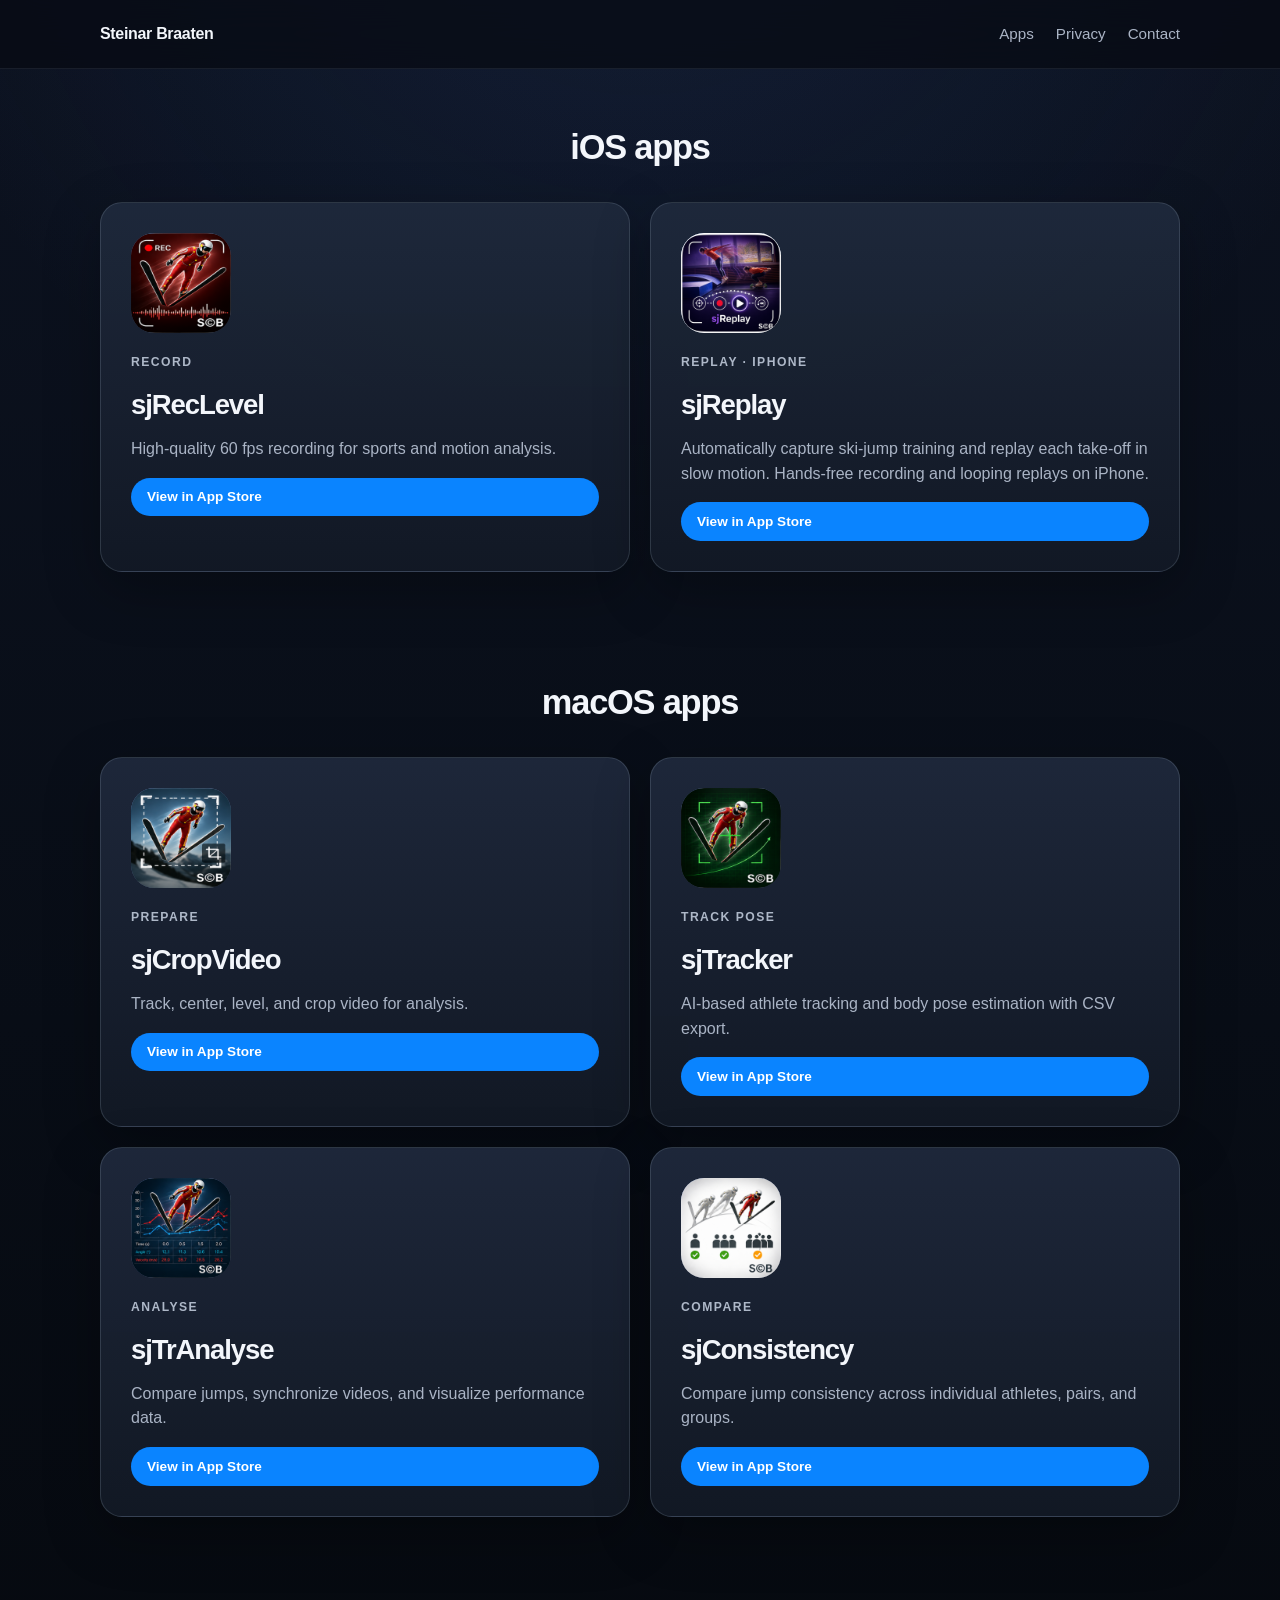
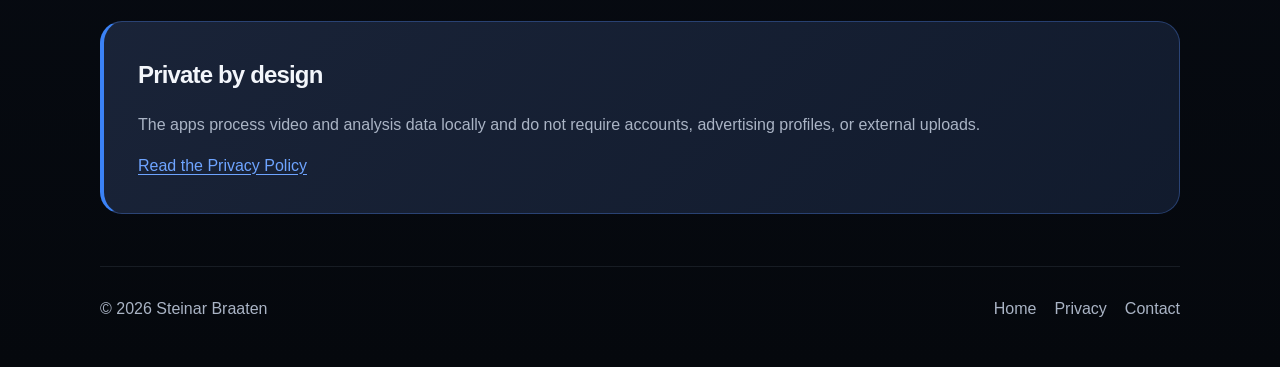
<file: index.html>
<!DOCTYPE html>
<html lang="en">

<head>
  <meta charset="utf-8">
  <meta name="viewport" content="width=device-width, initial-scale=1">

  <meta
    name="description"
    content="A focused suite of applications for sports recording, athlete tracking, video preparation, biomechanics, consistency analysis, and performance comparison."
  >

  <title>Steinar Braaten Apps – Sports Video Analysis Suite</title>

  <link rel="stylesheet" href="style.css">
</head>


<body>

<header class="site-header">

  <nav class="nav" aria-label="Main navigation">

    <a class="brand" href="index.html">
      Steinar Braaten
    </a>

    <div class="nav-links">
      <a href="index.html#apps">Apps</a>
      <a href="privacy.html">Privacy</a>
      <a href="mailto:steinbra@me.com">Contact</a>
    </div>

  </nav>

</header>


<main>

  <!-- APP SUITE -->

  <section class="section" id="apps">

    <div class="section-heading"><h2>iOS apps</h2></div>
    <div class="apps-grid">
<!-- sjRecLevel -->

      <div
        class="app-card"
        role="link"
        tabindex="0"
        onclick="location.href='sjRecLevel.html'"
        onkeydown="if(event.key === 'Enter') location.href='sjRecLevel.html'"
      >

        <div class="app-icon">

          <span>R</span>

          <img
            src="images/sjRecorder.png"
            alt="sjRecLevel app icon"
            onerror="this.remove()"
          >

        </div>


        <div class="card-label">
          Record
        </div>

        <h3>
          sjRecLevel
        </h3>

        <p>
          High-quality 60 fps recording for sports and motion analysis.
        </p>


        <a
          class="status"
          href="https://apps.apple.com/app/id6819287455"
          target="_blank"
          rel="noopener noreferrer"
          onclick="event.stopPropagation()"
        >
          View in App Store
        </a>

      </div>

<!-- sjReplay -->
      <div
        class="app-card"
        id="sjReplay"
        role="link"
        tabindex="0"
        onclick="location.href='sjReplay.html'"
        onkeydown="if(event.key === 'Enter') location.href='sjReplay.html'"
      >
        <div class="app-icon">
          <span>R</span>
          <img
            src="sjReplay.png"
            alt="sjReplay app icon"
            width="100"
            height="100"
            onerror="this.remove()"
          >
        </div>

        <div class="card-label">Replay · iPhone</div>
        <h3>sjReplay</h3>
        <p>
          Automatically capture ski-jump training and replay each take-off
          in slow motion. Hands-free recording and looping replays on iPhone.
        </p>
        <a class="status" href="https://apps.apple.com/app/id6807857691"
          target="_blank" rel="noopener noreferrer" onclick="event.stopPropagation()">
          View in App Store
        </a>
      </div>
    </div>
  </section>

  <section class="section" aria-labelledby="mac-apps-heading">
    <div class="section-heading"><h2 id="mac-apps-heading">macOS apps</h2></div>
    <div class="apps-grid">
<!-- sjCropVideo -->

      <div
        class="app-card"
        role="link"
        tabindex="0"
        onclick="location.href='sjCropVideo.html'"
        onkeydown="if(event.key === 'Enter') location.href='sjCropVideo.html'"
      >

        <div class="app-icon">

          <span>C</span>

          <img
            src="images/sjCropVideo.png"
            alt="sjCropVideo app icon"
            onerror="this.remove()"
          >

        </div>


        <div class="card-label">
          Prepare
        </div>

        <h3>
          sjCropVideo
        </h3>

        <p>
          Track, center, level, and crop video for analysis.
        </p>


        <a
          class="status"
          href="https://apps.apple.com/no/app/sjcropvideo/id6785934913?mt=12"
          target="_blank"
          rel="noopener noreferrer"
          onclick="event.stopPropagation()"
        >
          View in App Store
        </a>

      </div>

<!-- sjTracker -->

      <div
        class="app-card"
        role="link"
        tabindex="0"
        onclick="location.href='sjTracker.html'"
        onkeydown="if(event.key === 'Enter') location.href='sjTracker.html'"
      >

        <div class="app-icon">

          <span>T</span>

          <img
            src="images/sjTracker.png"
            alt="sjTracker app icon"
            onerror="this.remove()"
          >

        </div>


        <div class="card-label">
          Track Pose
        </div>

        <h3>
          sjTracker
        </h3>

        <p>
          AI-based athlete tracking and body pose estimation with CSV export.
        </p>


        <a
          class="status"
          href="https://apps.apple.com/no/app/sjtracker/id6788341731?mt=12"
          target="_blank"
          rel="noopener noreferrer"
          onclick="event.stopPropagation()"
        >
          View in App Store
        </a>

      </div>

<!-- sjTrAnalyse -->

      <div
        class="app-card"
        role="link"
        tabindex="0"
        onclick="location.href='sjTrAnalyse.html'"
        onkeydown="if(event.key === 'Enter') location.href='sjTrAnalyse.html'"
      >

        <div class="app-icon">

          <span>A</span>

          <img
            src="images/sjTrAnalyse.png"
            alt="sjTrAnalyse app icon"
            onerror="this.remove()"
          >

        </div>


        <div class="card-label">
          Analyse
        </div>

        <h3>
          sjTrAnalyse
        </h3>

        <p>
          Compare jumps, synchronize videos, and visualize performance data.
        </p>


        <a
          class="status"
          href="https://apps.apple.com/no/app/sjtranalyse/id6786716946?mt=12"
          target="_blank"
          rel="noopener noreferrer"
          onclick="event.stopPropagation()"
        >
          View in App Store
        </a>

      </div>

<!-- sjConsistency -->

      <div class="app-card">

        <div class="app-icon">

          <span>S</span>

          <img
            src="sjConsistency.png"
            alt="sjConsistency app icon"
            onerror="this.remove()"
          >

        </div>


        <div class="card-label">
          Compare
        </div>

        <h3>
          sjConsistency
        </h3>

        <p>
          Compare jump consistency across individual athletes, pairs,
          and groups.
        </p>


<a
  class="status"
  href="https://apps.apple.com/no/app/id6802026406?mt=12"
  target="_blank"
  rel="noopener noreferrer"
  onclick="event.stopPropagation()"
>
  View in App Store
</a>

      </div>
    </div>

  </section>



  <!-- PRIVACY -->

  <section class="section" id="privacy">

    <div class="privacy-panel">

      <h2>
        Private by design
      </h2>

      <p>
        The apps process video and analysis data locally and do not require
        accounts, advertising profiles, or external uploads.
      </p>

      <a
        class="text-link"
        href="privacy.html"
      >
        Read the Privacy Policy
      </a>

    </div>

  </section>

</main>



<footer class="site-footer">

  <div>
    © 2026 Steinar Braaten
  </div>

  <div class="footer-links">

    <a href="index.html">
      Home
    </a>

    <a href="privacy.html">
      Privacy
    </a>

    <a href="mailto:steinbra@me.com">
      Contact
    </a>

  </div>

</footer>


</body>

</html>
</file>
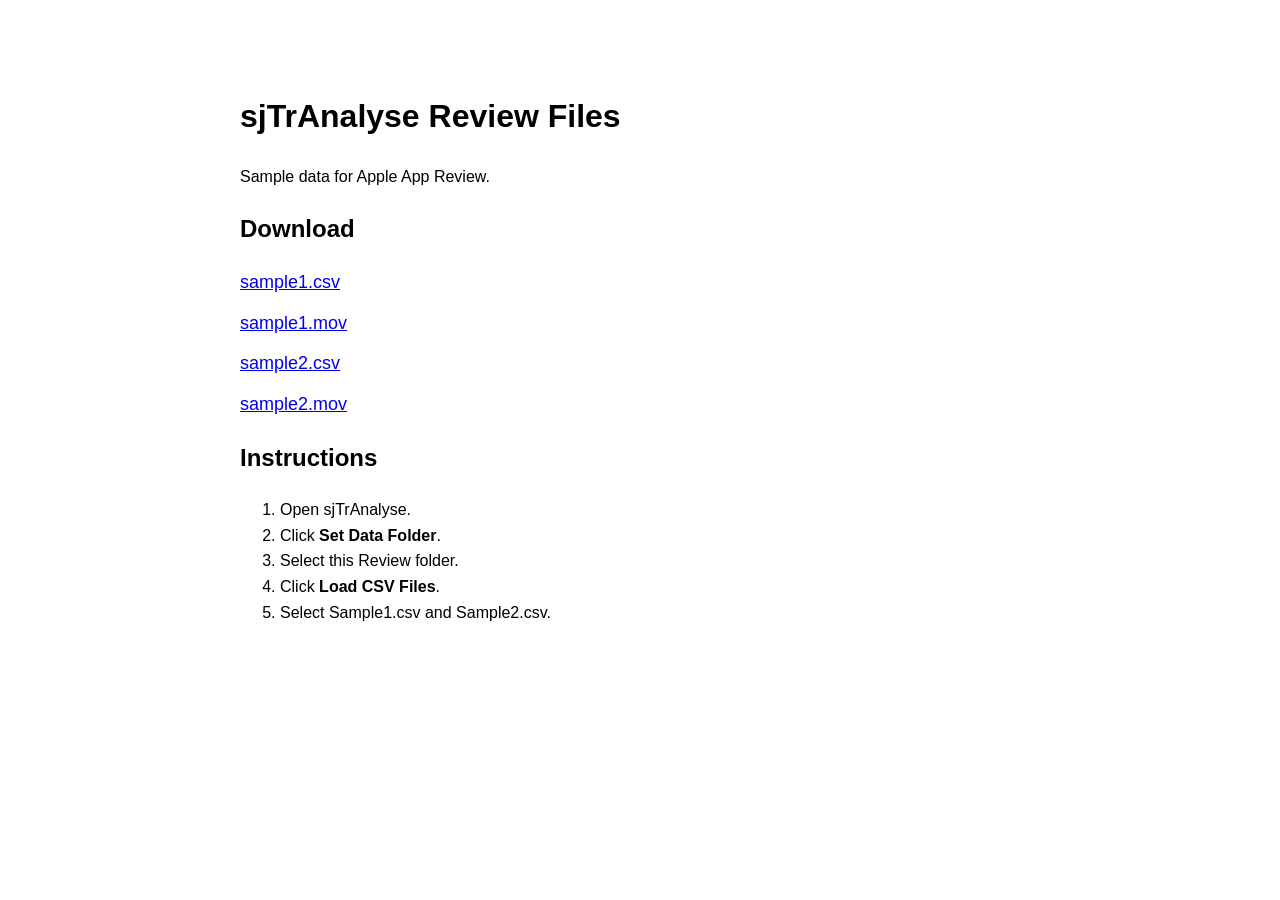
<file: review/index.html>
<!DOCTYPE html>
<html>
<head>
<meta charset="UTF-8">
<title>sjTrAnalyse Review Files</title>
<style>
body{
    font-family:-apple-system,BlinkMacSystemFont,sans-serif;
    max-width:800px;
    margin:50px auto;
    padding:20px;
    line-height:1.6;
}
a{
    display:block;
    margin:12px 0;
    font-size:18px;
}
</style>
</head>

<body>

<h1>sjTrAnalyse Review Files</h1>

<p>Sample data for Apple App Review.</p>

<h2>Download</h2>

<a href="sample1.csv">sample1.csv</a>
<a href="sample1.mov">sample1.mov</a>

<a href="sample2.csv">sample2.csv</a>
<a href="sample2.mov">sample2.mov</a>

<h2>Instructions</h2>

<ol>
<li>Open sjTrAnalyse.</li>
<li>Click <b>Set Data Folder</b>.</li>
<li>Select this Review folder.</li>
<li>Click <b>Load CSV Files</b>.</li>
<li>Select Sample1.csv and Sample2.csv.</li>
</ol>

</body>
</html>
</file>
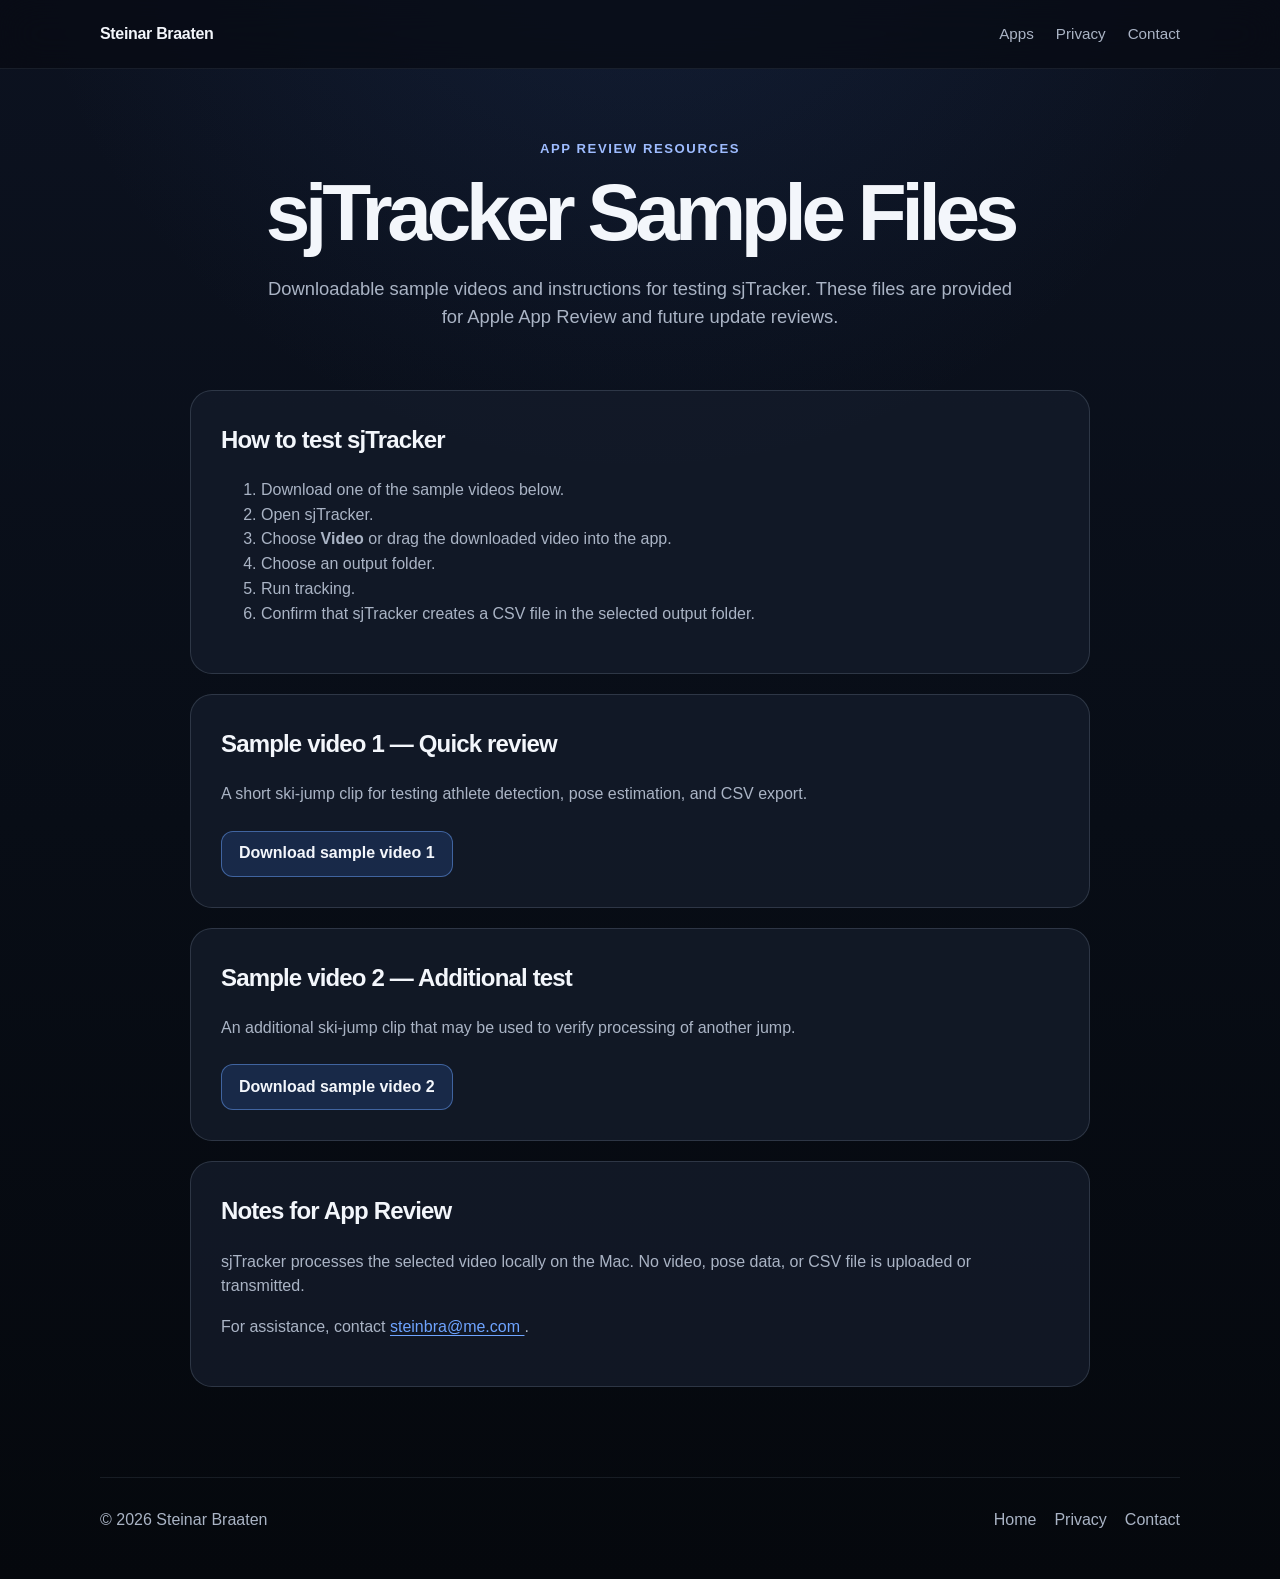
<file: app-review.html>
<!DOCTYPE html>
<html lang="en">
<head>
  <meta charset="utf-8">
  <meta name="viewport" content="width=device-width, initial-scale=1">
  <meta name="description" content="Sample files and review instructions for sjTracker.">
  <title>sjTracker App Review Sample Files</title>
  <link rel="stylesheet" href="style.css">
</head>

<body>
<header class="site-header">
  <nav class="nav" aria-label="Main navigation">
    <a class="brand" href="index.html">Steinar Braaten</a>

    <div class="nav-links">
      <a href="index.html#apps">Apps</a>
      <a href="privacy.html">Privacy</a>
      <a href="mailto:steinbra@me.com">Contact</a>
    </div>
  </nav>
</header>

<main>
  <section class="product-hero">
    <div class="platform">App Review Resources</div>

    <h1>sjTracker Sample Files</h1>

    <p class="lead">
      Downloadable sample videos and instructions for testing sjTracker.
      These files are provided for Apple App Review and future update reviews.
    </p>
  </section>

  <section class="content">

    <div class="content-block">
      <h2>How to test sjTracker</h2>

      <ol>
        <li>Download one of the sample videos below.</li>
        <li>Open sjTracker.</li>
        <li>Choose <strong>Video</strong> or drag the downloaded video into the app.</li>
        <li>Choose an output folder.</li>
        <li>Run tracking.</li>
        <li>Confirm that sjTracker creates a CSV file in the selected output folder.</li>
      </ol>
    </div>

    <div class="content-block">
      <h2>Sample video 1 — Quick review</h2>

      <p>
        A short ski-jump clip for testing athlete detection,
        pose estimation, and CSV export.
      </p>

      <div class="button-row">
        <a class="button"
           href="review/sample1.mov"
           download>
          Download sample video 1
        </a>
      </div>
    </div>

    <div class="content-block">
      <h2>Sample video 2 — Additional test</h2>

      <p>
        An additional ski-jump clip that may be used to verify
        processing of another jump.
      </p>

      <div class="button-row">
        <a class="button"
           href="review/sample2.mov"
           download>
          Download sample video 2
        </a>
      </div>
    </div>

    <div class="content-block">
      <h2>Notes for App Review</h2>

      <p>
        sjTracker processes the selected video locally on the Mac.
        No video, pose data, or CSV file is uploaded or transmitted.
      </p>

      <p>
        For assistance, contact
        <a class="text-link" href="mailto:steinbra@me.com">
          steinbra@me.com
        </a>.
      </p>
    </div>

  </section>
</main>

<footer class="site-footer">
  <div>© 2026 Steinar Braaten</div>

  <div class="footer-links">
    <a href="index.html">Home</a>
    <a href="privacy.html">Privacy</a>
    <a href="mailto:steinbra@me.com">Contact</a>
  </div>
</footer>
</body>
</html>
</file>
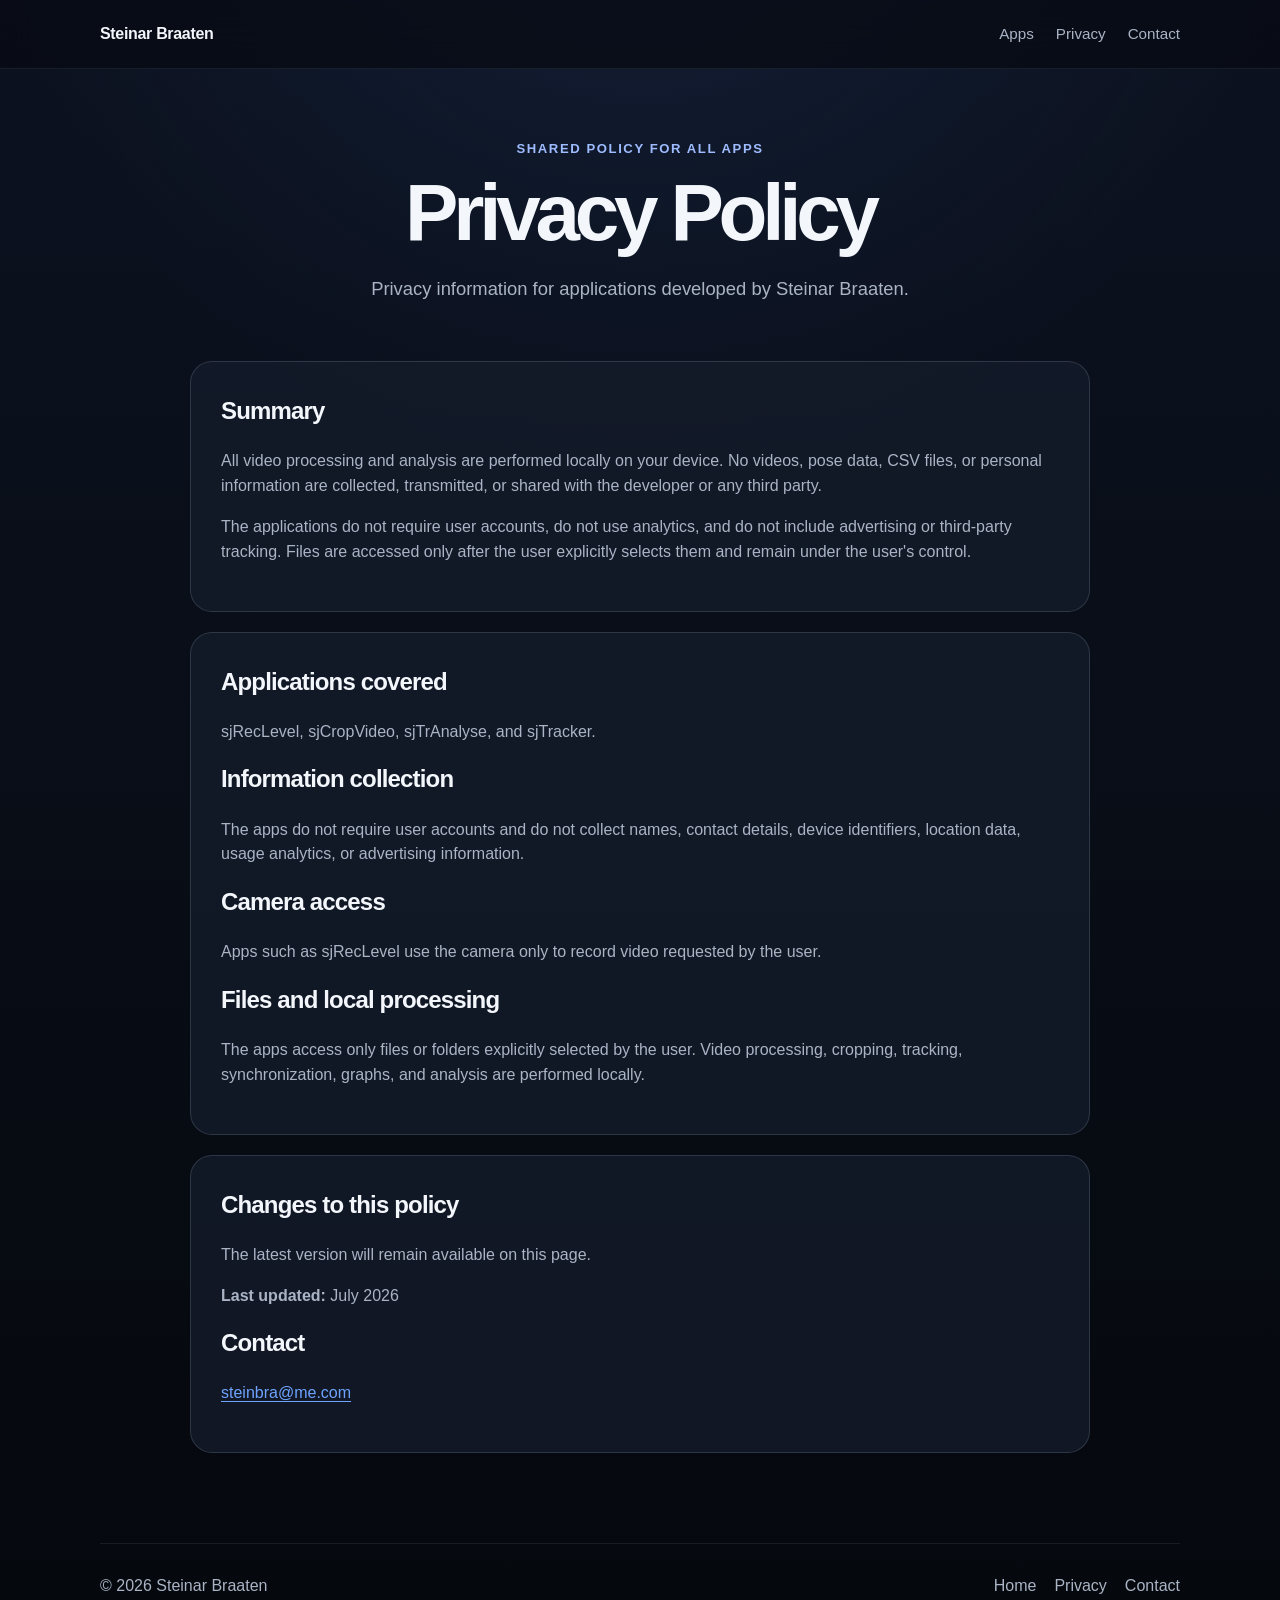
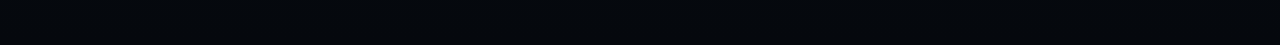
<file: privacy.html>
<!DOCTYPE html>
<html lang="en">
<head>
  <meta charset="utf-8">
  <meta name="viewport" content="width=device-width, initial-scale=1">
  <meta name="description" content="Privacy policy for applications developed by Steinar Braaten.">
  <title>Privacy Policy – Steinar Braaten Apps</title>
  <link rel="stylesheet" href="style.css">
</head>
<body>
<header class="site-header">
  <nav class="nav" aria-label="Main navigation">
    <a class="brand" href="index.html">Steinar Braaten</a>
    <div class="nav-links">
      <a href="index.html#apps">Apps</a>
      <a href="privacy.html">Privacy</a>
      <a href="mailto:steinbra@me.com">Contact</a>
    </div>
  </nav>
</header>
<main>
  <section class="product-hero">
    <div class="platform">Shared policy for all apps</div>
    <h1>Privacy Policy</h1>
    <p class="lead">Privacy information for applications developed by Steinar Braaten.</p>
  </section>

  <section class="content">
    <div class="content-block">

      
<h2>Summary</h2>

<p>
All video processing and analysis are performed locally on your device.
No videos, pose data, CSV files, or personal information are collected,
transmitted, or shared with the developer or any third party.
</p>

<p>
The applications do not require user accounts, do not use analytics,
and do not include advertising or third-party tracking.
Files are accessed only after the user explicitly selects them and remain
under the user's control.
</p>      

    </div>

    <div class="content-block">
      <h2>Applications covered</h2>
      <p>sjRecLevel, sjCropVideo, sjTrAnalyse, and sjTracker.</p>

      <h2>Information collection</h2>
      <p>
        The apps do not require user accounts and do not collect names, contact
        details, device identifiers, location data, usage analytics, or
        advertising information.
      </p>

      <h2>Camera access</h2>
      <p>Apps such as sjRecLevel use the camera only to record video requested by the user.</p>

      <h2>Files and local processing</h2>
      <p>
        The apps access only files or folders explicitly selected by the user.
        Video processing, cropping, tracking, synchronization, graphs, and
        analysis are performed locally.
      </p>
    </div>

    <div class="content-block">
      <h2>Changes to this policy</h2>
      <p>The latest version will remain available on this page.</p>
      <p><strong>Last updated:</strong> July 2026</p>

      <h2>Contact</h2>
      <p><a class="text-link" href="mailto:steinbra@me.com">steinbra@me.com</a></p>
    </div>
  </section>
</main>
<footer class="site-footer">
  <div>© 2026 Steinar Braaten</div>
  <div class="footer-links">
    <a href="index.html">Home</a>
    <a href="privacy.html">Privacy</a>
    <a href="mailto:steinbra@me.com">Contact</a>
  </div>
</footer>
</body>
</html>
</file>
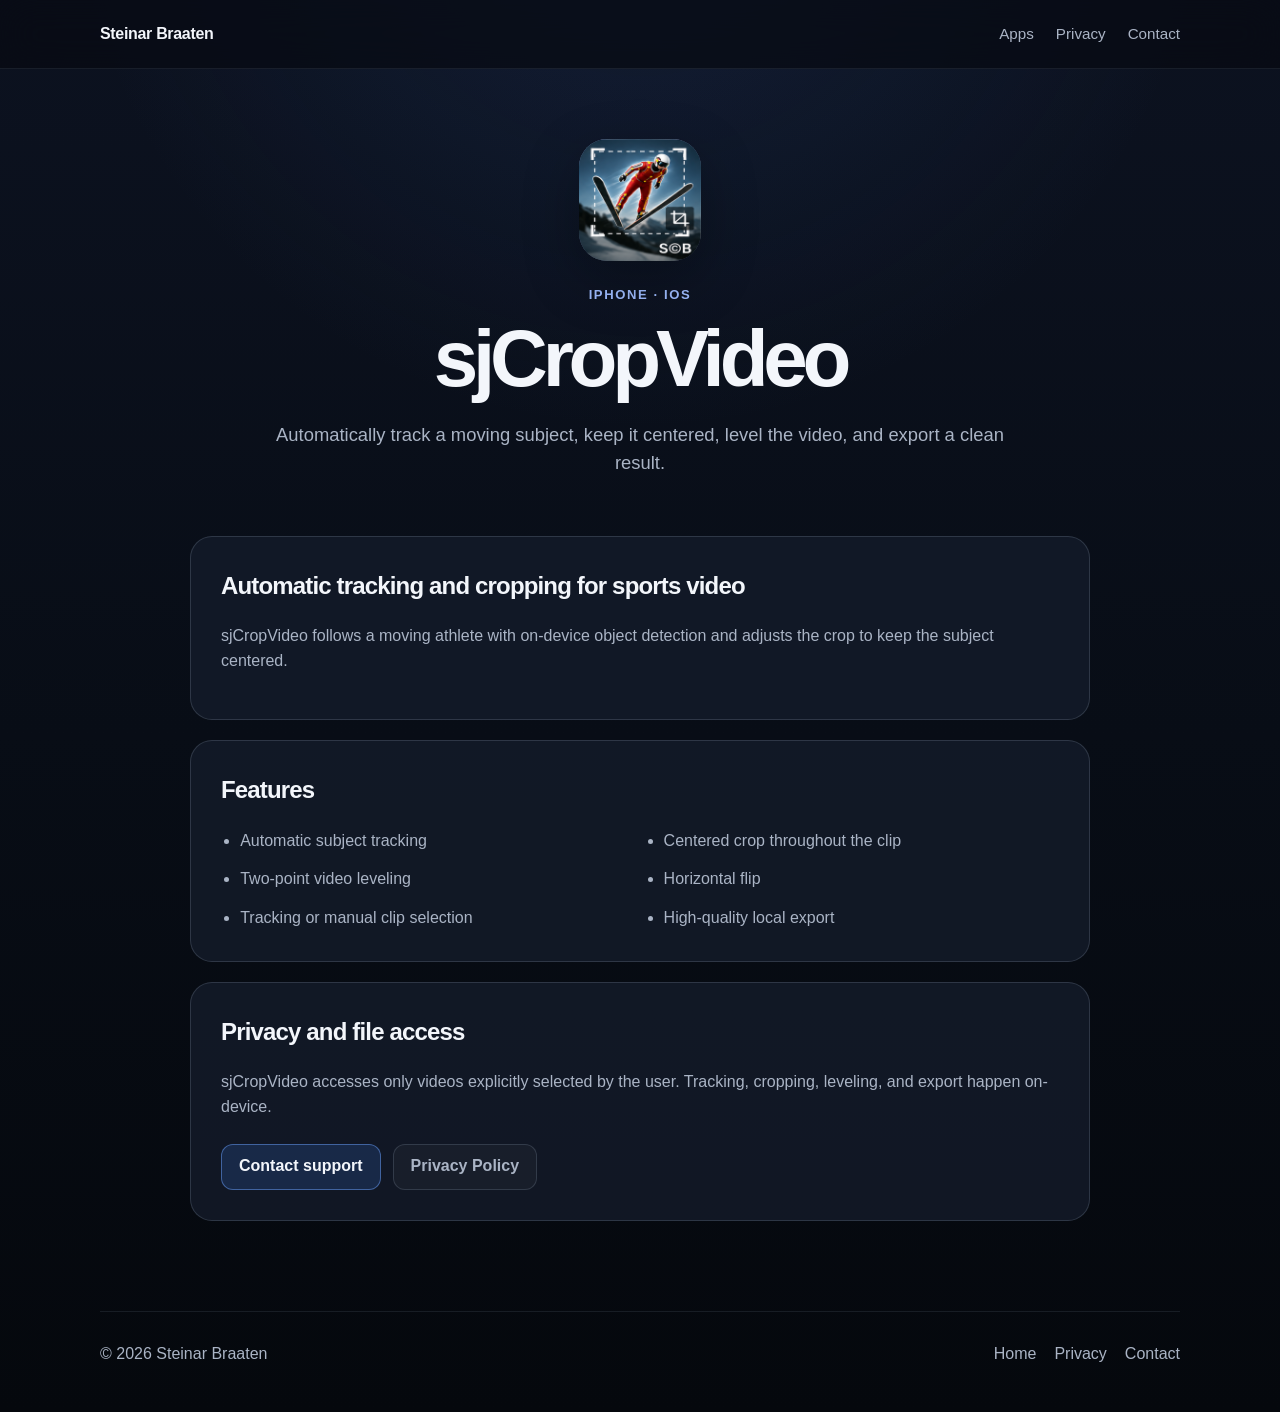
<file: sjCropVideo.html>
<!DOCTYPE html>
<html lang="en">
<head>
  <meta charset="utf-8">
  <meta name="viewport" content="width=device-width, initial-scale=1">
  <meta name="description" content="Automatic tracking, centering, leveling, and cropping for sports video.">
  <title>sjCropVideo – Steinar Braaten Apps</title>
  <link rel="stylesheet" href="style.css">
</head>
<body>
<header class="site-header">
  <nav class="nav" aria-label="Main navigation">
    <a class="brand" href="index.html">Steinar Braaten</a>
    <div class="nav-links">
      <a href="index.html#apps">Apps</a>
      <a href="privacy.html">Privacy</a>
      <a href="mailto:steinbra@me.com">Contact</a>
    </div>
  </nav>
</header>
<main>
  <section class="product-hero">
    <div class="product-icon">
      <span>o</span>
      <img src="images/sjCropVideo.png" alt="sjCropVideo app icon" onerror="this.remove()">
    </div>
    <div class="platform">iPhone · iOS</div>
    <h1>sjCropVideo</h1>
    <p class="lead">Automatically track a moving subject, keep it centered, level the video, and export a clean result.</p>
  </section>

  <section class="content">
    <div class="content-block">
      <h2>Automatic tracking and cropping for sports video</h2>
      <p>sjCropVideo follows a moving athlete with on-device object detection and adjusts the crop to keep the subject centered.</p>
    </div>

    <div class="content-block">
      <h2>Features</h2>
      <ul class="feature-list">
          <li>Automatic subject tracking</li>
          <li>Centered crop throughout the clip</li>
          <li>Two-point video leveling</li>
          <li>Horizontal flip</li>
          <li>Tracking or manual clip selection</li>
          <li>High-quality local export</li>
      </ul>
    </div>

    <div class="content-block">
      <h2>Privacy and file access</h2>
      <p>sjCropVideo accesses only videos explicitly selected by the user. Tracking, cropping, leveling, and export happen on-device.</p>
      <div class="button-row">
        <a class="button" href="mailto:steinbra@me.com">Contact support</a>
        <a class="button secondary" href="privacy.html">Privacy Policy</a>
      </div>
    </div>
  </section>
</main>
<footer class="site-footer">
  <div>© 2026 Steinar Braaten</div>
  <div class="footer-links">
    <a href="index.html">Home</a>
    <a href="privacy.html">Privacy</a>
    <a href="mailto:steinbra@me.com">Contact</a>
  </div>
</footer>
</body>
</html>
</file>
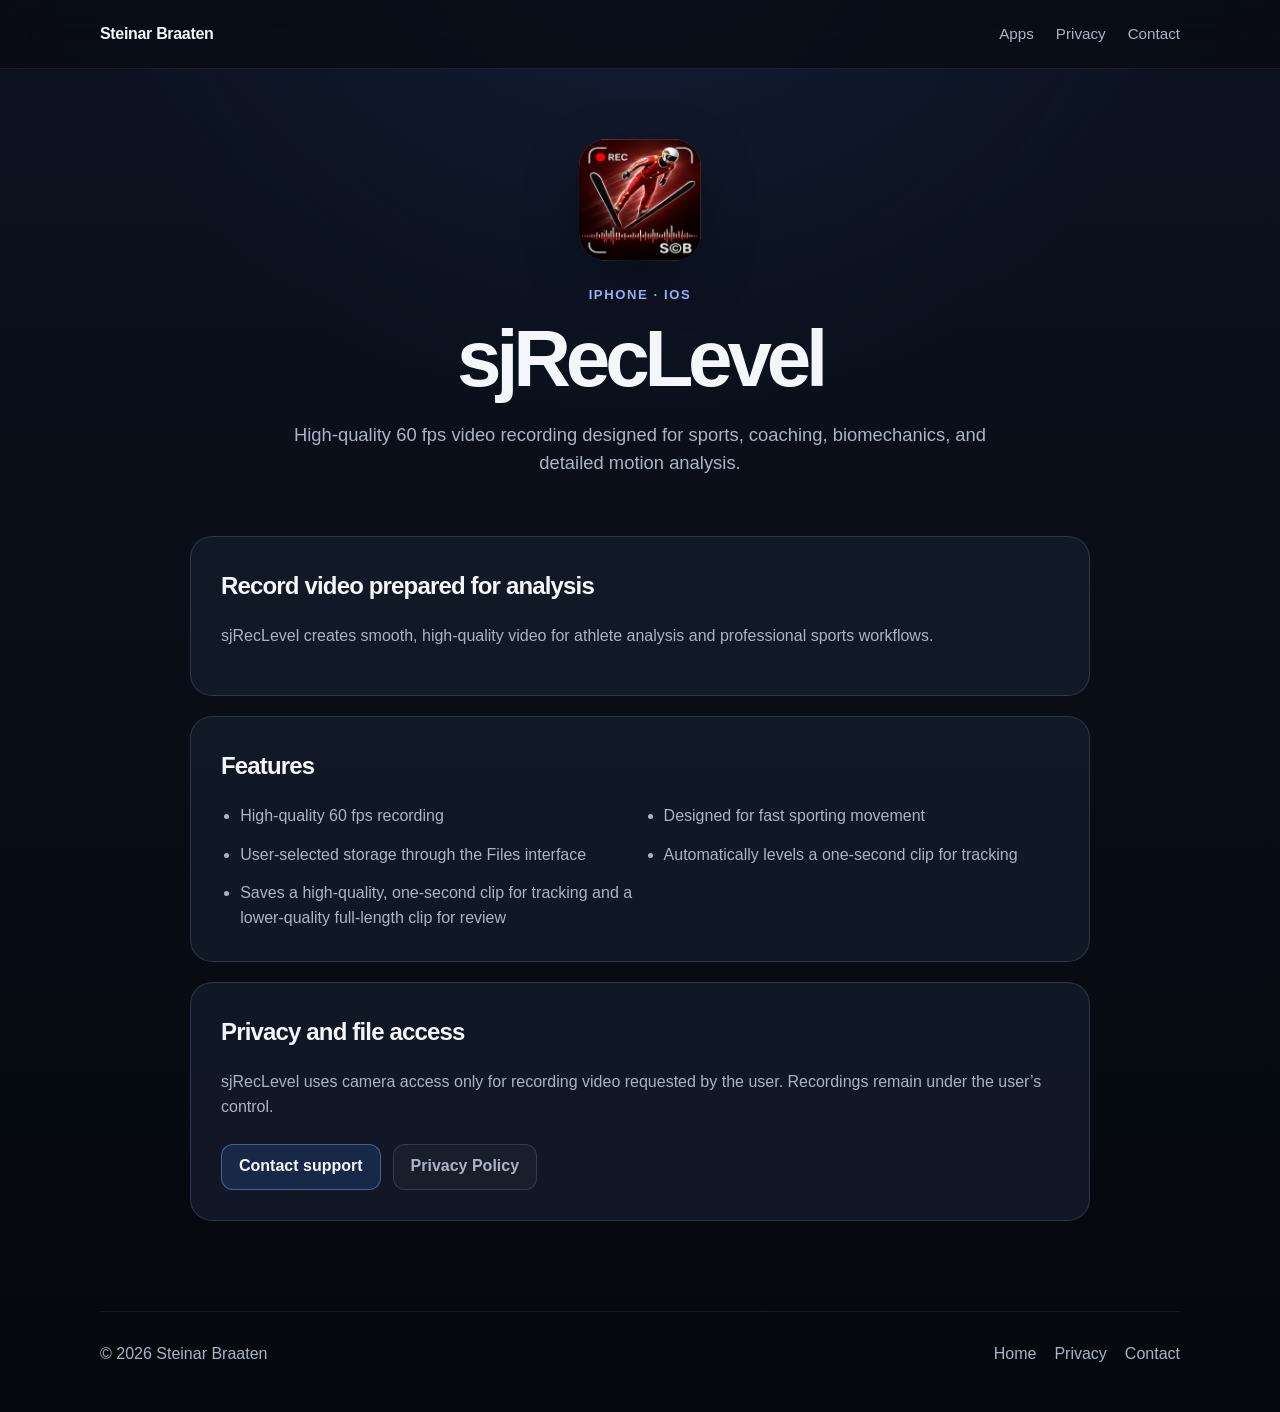
<file: sjRecLevel.html>
<!DOCTYPE html>
<html lang="en">
<head>
  <meta charset="utf-8">
  <meta name="viewport" content="width=device-width, initial-scale=1">
  <meta name="description" content="High-quality 60 fps sports video recording for iPhone.">
  <title>sjRecLevel – Steinar Braaten Apps</title>
  <link rel="stylesheet" href="style.css">
</head>
<body>
<header class="site-header">
  <nav class="nav" aria-label="Main navigation">
    <a class="brand" href="index.html">Steinar Braaten</a>
    <div class="nav-links">
      <a href="index.html#apps">Apps</a>
      <a href="privacy.html">Privacy</a>
      <a href="mailto:steinbra@me.com">Contact</a>
    </div>
  </nav>
</header>
<main>
  <section class="product-hero">
    <div class="product-icon">
      <span>r</span>
      <img src="images/sjRecorder.png" alt="sjRecLevel app icon" onerror="this.remove()">
    </div>
    <div class="platform">iPhone · iOS</div>
    <h1>sjRecLevel</h1>
    <p class="lead">High-quality 60 fps video recording designed for sports, coaching, biomechanics, and detailed motion analysis.</p>
  </section>

  <section class="content">
    <div class="content-block">
      <h2>Record video prepared for analysis</h2>
      <p>sjRecLevel creates smooth, high-quality video for athlete analysis and professional sports workflows.</p>
    </div>

    <div class="content-block">
      <h2>Features</h2>
      <ul class="feature-list">
          <li>High-quality 60 fps recording</li>
          <li>Designed for fast sporting movement</li>
          <li>User-selected storage through the Files interface</li>
          <li>Automatically levels a one-second clip for tracking</li>
          <li>Saves a high-quality, one-second clip for tracking and a lower-quality full-length clip for review</li>
      </ul>
    </div>

    <div class="content-block">
      <h2>Privacy and file access</h2>
      <p>sjRecLevel uses camera access only for recording video requested by the user. Recordings remain under the user’s control.</p>
      <div class="button-row">
        <a class="button" href="mailto:steinbra@me.com">Contact support</a>
        <a class="button secondary" href="privacy.html">Privacy Policy</a>
      </div>
    </div>
  </section>
</main>
<footer class="site-footer">
  <div>© 2026 Steinar Braaten</div>
  <div class="footer-links">
    <a href="index.html">Home</a>
    <a href="privacy.html">Privacy</a>
    <a href="mailto:steinbra@me.com">Contact</a>
  </div>
</footer>
</body>
</html>
</file>
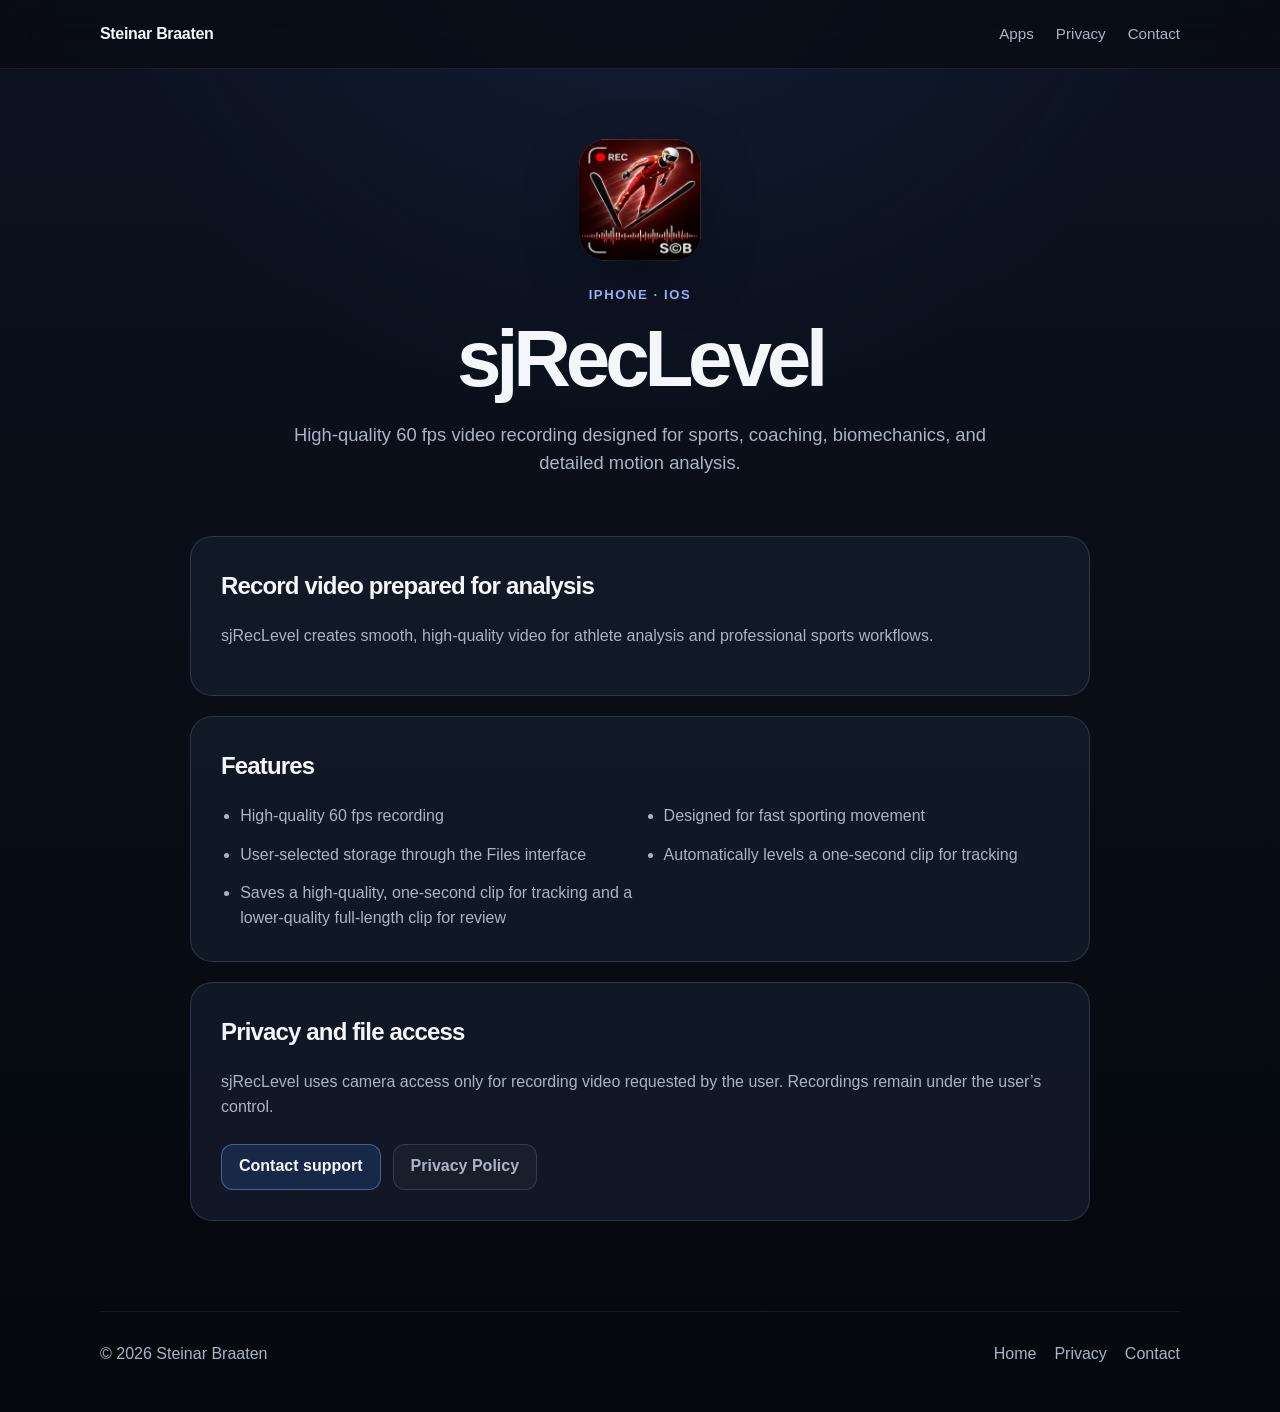
<file: sjRecorder.html>
<!DOCTYPE html>
<html lang="en">
<head>
  <meta charset="utf-8">
  <meta name="viewport" content="width=device-width, initial-scale=1">
  <meta http-equiv="refresh" content="0; url=sjRecLevel.html">
  <link rel="canonical" href="https://steinbran.github.io/sjRecLevel.html">
  <title>sjRecLevel – Page moved</title>
  <link rel="stylesheet" href="style.css">
</head>
<body>
  <main class="content">
    <h1>sjRecorder is now sjRecLevel</h1>
    <p>This page has moved to <a href="sjRecLevel.html">sjRecLevel</a>.</p>
  </main>
</body>
</html>
</file>
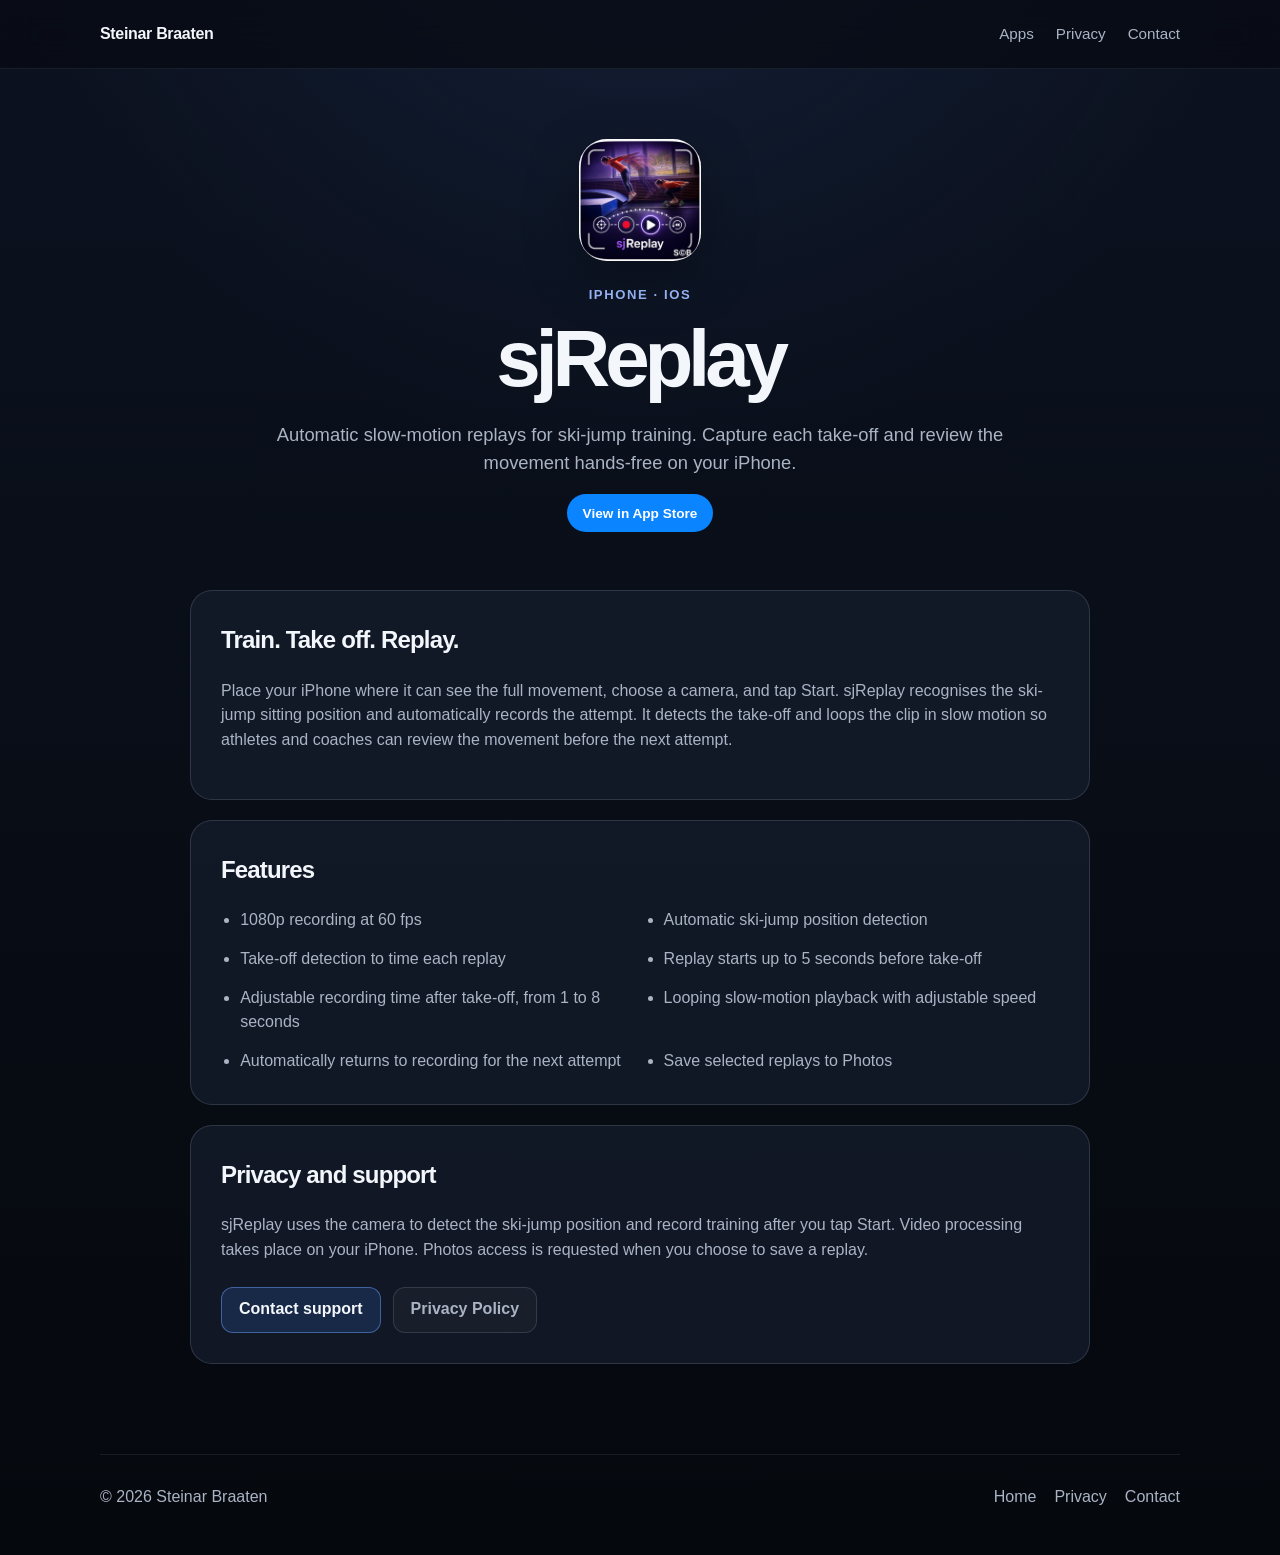
<file: sjReplay.html>
<!DOCTYPE html>
<html lang="en">
<head>
  <meta charset="utf-8">
  <meta name="viewport" content="width=device-width, initial-scale=1">
  <meta name="description" content="Automatic slow-motion replays for ski-jump training on iPhone.">
  <title>sjReplay – Steinar Braaten Apps</title>
  <link rel="stylesheet" href="style.css">
</head>
<body>
<header class="site-header">
  <nav class="nav" aria-label="Main navigation">
    <a class="brand" href="index.html">Steinar Braaten</a>
    <div class="nav-links">
      <a href="index.html#apps">Apps</a>
      <a href="privacy.html">Privacy</a>
      <a href="mailto:steinbra@me.com">Contact</a>
    </div>
  </nav>
</header>
<main>
  <section class="product-hero">
    <div class="product-icon">
      <span>r</span>
      <img src="sjReplay.png" alt="sjReplay app icon" onerror="this.remove()">
    </div>
    <div class="platform">iPhone · iOS</div>
    <h1>sjReplay</h1>
    <p class="lead">Automatic slow-motion replays for ski-jump training. Capture each take-off and review the movement hands-free on your iPhone.</p>
    <a class="status" href="https://apps.apple.com/app/id6807857691" target="_blank" rel="noopener noreferrer">View in App Store</a>
  </section>

  <section class="content">
    <div class="content-block">
      <h2>Train. Take off. Replay.</h2>
      <p>Place your iPhone where it can see the full movement, choose a camera, and tap Start. sjReplay recognises the ski-jump sitting position and automatically records the attempt. It detects the take-off and loops the clip in slow motion so athletes and coaches can review the movement before the next attempt.</p>
    </div>

    <div class="content-block">
      <h2>Features</h2>
      <ul class="feature-list">
          <li>1080p recording at 60 fps</li>
          <li>Automatic ski-jump position detection</li>
          <li>Take-off detection to time each replay</li>
          <li>Replay starts up to 5 seconds before take-off</li>
          <li>Adjustable recording time after take-off, from 1 to 8 seconds</li>
          <li>Looping slow-motion playback with adjustable speed</li>
          <li>Automatically returns to recording for the next attempt</li>
          <li>Save selected replays to Photos</li>
      </ul>
    </div>

    <div class="content-block">
      <h2>Privacy and support</h2>
      <p>sjReplay uses the camera to detect the ski-jump position and record training after you tap Start. Video processing takes place on your iPhone. Photos access is requested when you choose to save a replay.</p>
      <div class="button-row">
        <a class="button" href="mailto:steinbra@me.com">Contact support</a>
        <a class="button secondary" href="privacy.html">Privacy Policy</a>
      </div>
    </div>
  </section>
</main>
<footer class="site-footer">
  <div>© 2026 Steinar Braaten</div>
  <div class="footer-links">
    <a href="index.html">Home</a>
    <a href="privacy.html">Privacy</a>
    <a href="mailto:steinbra@me.com">Contact</a>
  </div>
</footer>
</body>
</html>
</file>
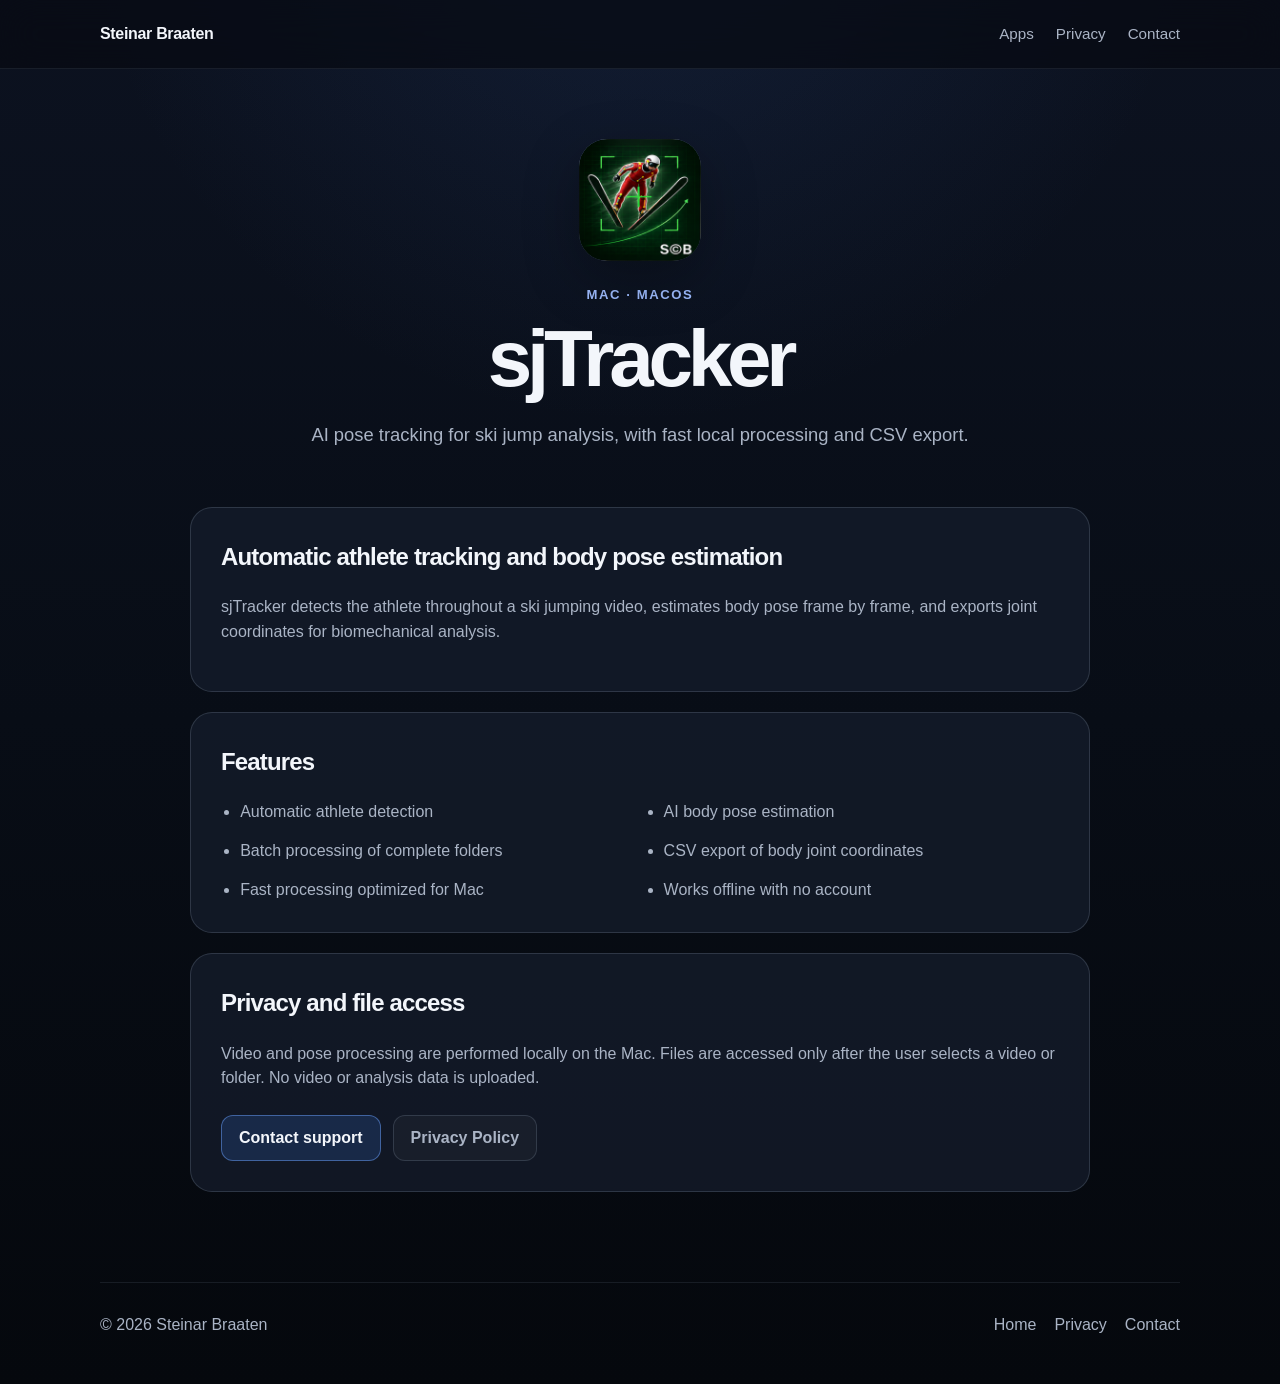
<file: sjTracker.html>
<!DOCTYPE html>
<html lang="en">
<head>
  <meta charset="utf-8">
  <meta name="viewport" content="width=device-width, initial-scale=1">
  <meta name="description" content="AI-based athlete tracking and body pose estimation for ski jumping video.">
  <title>sjTracker – Steinar Braaten Apps</title>
  <link rel="stylesheet" href="style.css">
</head>
<body>
<header class="site-header">
  <nav class="nav" aria-label="Main navigation">
    <a class="brand" href="index.html">Steinar Braaten</a>
    <div class="nav-links">
      <a href="index.html#apps">Apps</a>
      <a href="privacy.html">Privacy</a>
      <a href="mailto:steinbra@me.com">Contact</a>
    </div>
  </nav>
</header>
<main>
  <section class="product-hero">
    <div class="product-icon">
      <span>r</span>
      <img src="images/sjTracker.png" alt="sjTracker app icon" onerror="this.remove()">
    </div>
    <div class="platform">Mac · macOS</div>
    <h1>sjTracker</h1>
    <p class="lead">AI pose tracking for ski jump analysis, with fast local processing and CSV export.</p>
  </section>

  <section class="content">
    <div class="content-block">
      <h2>Automatic athlete tracking and body pose estimation</h2>
      <p>sjTracker detects the athlete throughout a ski jumping video, estimates body pose frame by frame, and exports joint coordinates for biomechanical analysis.</p>
    </div>

    <div class="content-block">
      <h2>Features</h2>
      <ul class="feature-list">
          <li>Automatic athlete detection</li>
          <li>AI body pose estimation</li>
          <li>Batch processing of complete folders</li>
          <li>CSV export of body joint coordinates</li>
          <li>Fast processing optimized for Mac</li>
          <li>Works offline with no account</li>
      </ul>
    </div>

    <div class="content-block">
      <h2>Privacy and file access</h2>
      <p>Video and pose processing are performed locally on the Mac. Files are accessed only after the user selects a video or folder. No video or analysis data is uploaded.</p>
      <div class="button-row">
        <a class="button" href="mailto:steinbra@me.com">Contact support</a>
        <a class="button secondary" href="privacy.html">Privacy Policy</a>
      </div>
    </div>
  </section>
</main>
<footer class="site-footer">
  <div>© 2026 Steinar Braaten</div>
  <div class="footer-links">
    <a href="index.html">Home</a>
    <a href="privacy.html">Privacy</a>
    <a href="mailto:steinbra@me.com">Contact</a>
  </div>
</footer>
</body>
</html>
</file>
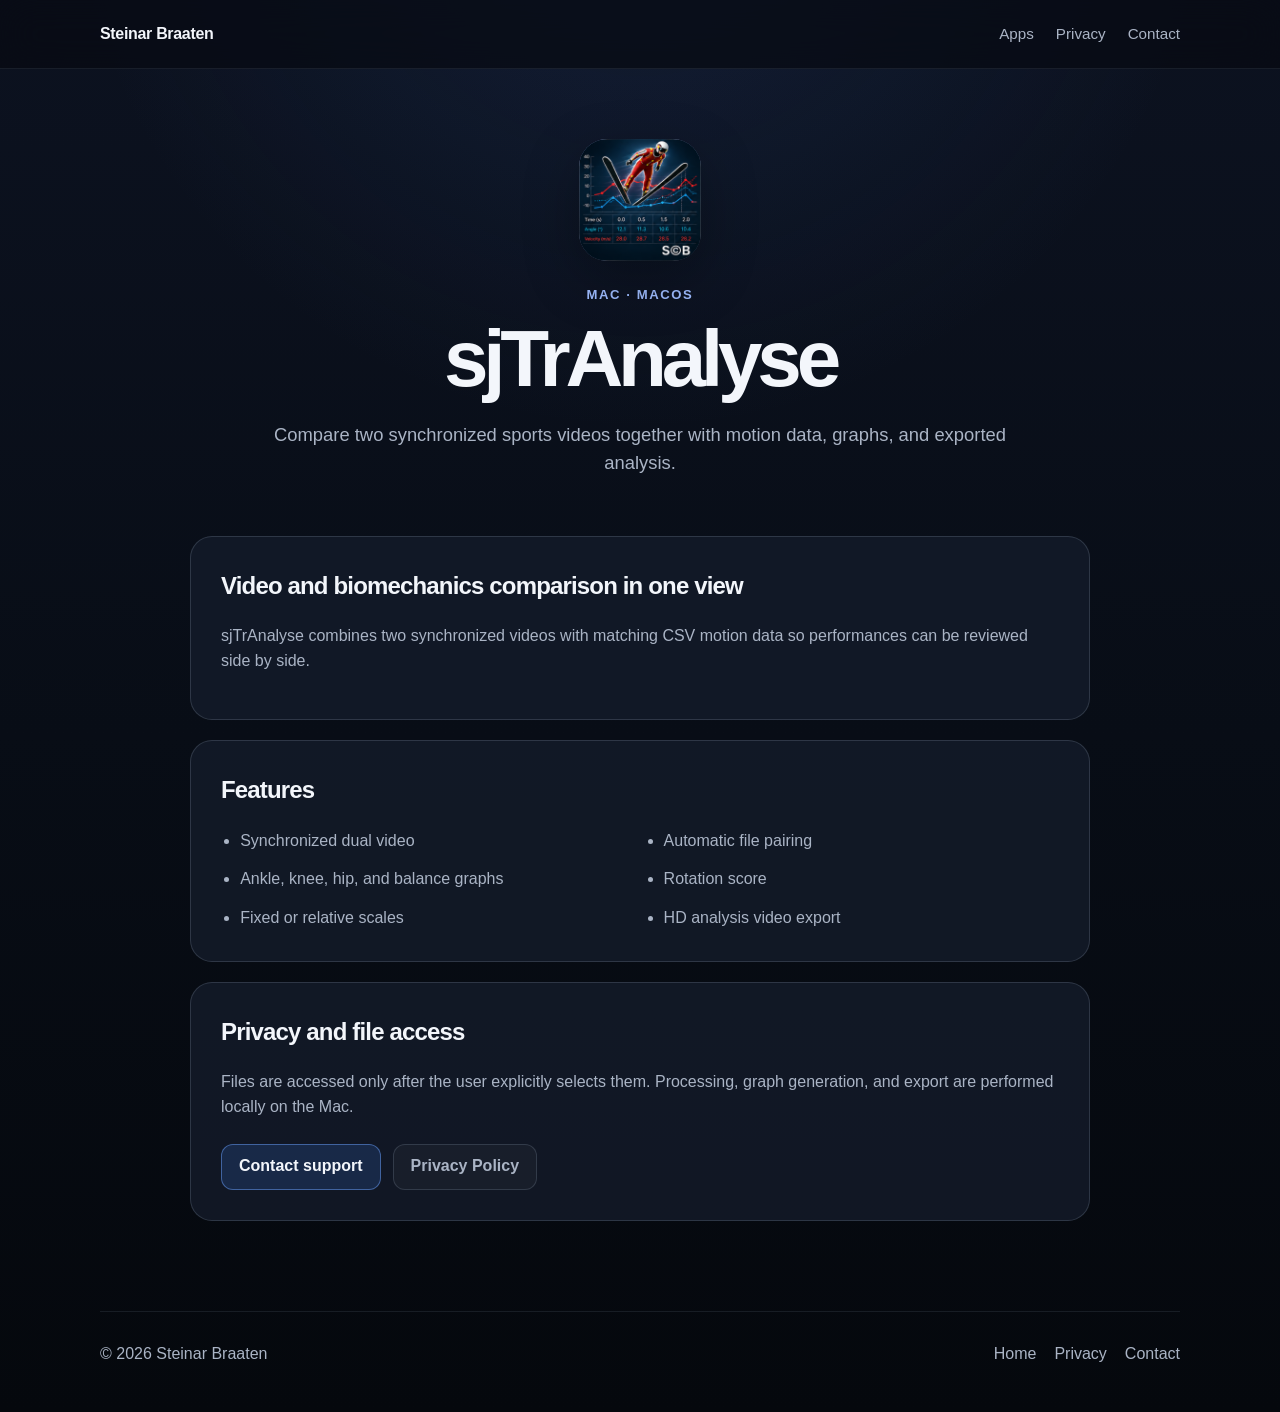
<file: sjTrAnalyse.html>
<!DOCTYPE html>
<html lang="en">
<head>
  <meta charset="utf-8">
  <meta name="viewport" content="width=device-width, initial-scale=1">
  <meta name="description" content="Compare synchronized sports videos with biomechanics data and graphs.">
  <title>sjTrAnalyse – Steinar Braaten Apps</title>
  <link rel="stylesheet" href="style.css">
</head>
<body>
<header class="site-header">
  <nav class="nav" aria-label="Main navigation">
    <a class="brand" href="index.html">Steinar Braaten</a>
    <div class="nav-links">
      <a href="index.html#apps">Apps</a>
      <a href="privacy.html">Privacy</a>
      <a href="mailto:steinbra@me.com">Contact</a>
    </div>
  </nav>
</header>
<main>
  <section class="product-hero">
    <div class="product-icon">
      <span>e</span>
      <img src="images/sjTrAnalyse.png" alt="sjTrAnalyse app icon" onerror="this.remove()">
    </div>
    <div class="platform">Mac · macOS</div>
    <h1>sjTrAnalyse</h1>
    <p class="lead">Compare two synchronized sports videos together with motion data, graphs, and exported analysis.</p>
  </section>

  <section class="content">
    <div class="content-block">
      <h2>Video and biomechanics comparison in one view</h2>
      <p>sjTrAnalyse combines two synchronized videos with matching CSV motion data so performances can be reviewed side by side.</p>
    </div>

    <div class="content-block">
      <h2>Features</h2>
      <ul class="feature-list">
          <li>Synchronized dual video</li>
          <li>Automatic file pairing</li>
          <li>Ankle, knee, hip, and balance graphs</li>
          <li>Rotation score</li>
          <li>Fixed or relative scales</li>
          <li>HD analysis video export</li>
      </ul>
    </div>

    <div class="content-block">
      <h2>Privacy and file access</h2>
      <p>Files are accessed only after the user explicitly selects them. Processing, graph generation, and export are performed locally on the Mac.</p>
      <div class="button-row">
        <a class="button" href="mailto:steinbra@me.com">Contact support</a>
        <a class="button secondary" href="privacy.html">Privacy Policy</a>
      </div>
    </div>
  </section>
</main>
<footer class="site-footer">
  <div>© 2026 Steinar Braaten</div>
  <div class="footer-links">
    <a href="index.html">Home</a>
    <a href="privacy.html">Privacy</a>
    <a href="mailto:steinbra@me.com">Contact</a>
  </div>
</footer>
</body>
</html>
</file>
<file: style.css>
:root {
  --bg: #070b12;
  --bg-soft: #0d1320;
  --panel: rgba(24, 32, 48, 0.84);
  --panel-strong: #151d2c;
  --line: rgba(148, 163, 184, 0.22);
  --text: #f3f6fb;
  --muted: #aab4c5;
  --accent: #6ea4ff;
  --accent-strong: #3b82f6;
  --green: #91e5b1;
  --green-bg: rgba(33, 112, 77, 0.28);
  --green-line: rgba(74, 222, 128, 0.38);
  --shadow: 0 18px 55px rgba(0, 0, 0, 0.28);
  --radius: 22px;
  --max: 1080px;
}

* { box-sizing: border-box; }

html {
  scroll-behavior: smooth;
  background: var(--bg);
}

body {
  margin: 0;
  color: var(--text);
  background:
    radial-gradient(circle at 50% -10%, rgba(53, 91, 160, 0.18), transparent 34%),
    linear-gradient(180deg, #0c1220 0%, #080d16 52%, #05080d 100%);
  font-family: Inter, ui-sans-serif, -apple-system, BlinkMacSystemFont, "SF Pro Display",
    "Segoe UI", sans-serif;
  line-height: 1.55;
}

a { color: inherit; }

.site-header {
  position: sticky;
  top: 0;
  z-index: 20;
  border-bottom: 1px solid rgba(148, 163, 184, 0.12);
  background: rgba(7, 11, 18, 0.72);
  backdrop-filter: blur(18px);
}

.nav {
  width: min(calc(100% - 36px), var(--max));
  min-height: 68px;
  margin: 0 auto;
  display: flex;
  align-items: center;
  justify-content: space-between;
  gap: 24px;
}

.brand {
  font-weight: 780;
  text-decoration: none;
  letter-spacing: -0.02em;
}

.nav-links {
  display: flex;
  align-items: center;
  gap: 22px;
}

.nav-links a {
  color: var(--muted);
  text-decoration: none;
  font-size: 0.95rem;
}

.nav-links a:hover,
.nav-links a:focus-visible {
  color: var(--text);
}

.hero {
  width: min(calc(100% - 36px), var(--max));
  margin: 0 auto;
  padding: 76px 0 64px;
  text-align: center;
}

.eyebrow {
  margin: 0 0 18px;
  color: #8fb6ff;
  font-size: 0.77rem;
  font-weight: 800;
  letter-spacing: 0.16em;
  text-transform: uppercase;
}

.hero h1,
.product-hero h1 {
  max-width: 860px;
  margin: 0 auto;
  font-size: clamp(3rem, 8vw, 5.65rem);
  line-height: 0.98;
  letter-spacing: -0.065em;
}

.hero p {
  max-width: 720px;
  margin: 26px auto 0;
  color: var(--muted);
  font-size: clamp(1.02rem, 2vw, 1.22rem);
}

.section {
  width: min(calc(100% - 36px), var(--max));
  margin: 0 auto;
  padding: 52px 0;
}

.section-heading {
  margin-bottom: 28px;
  text-align: center;
}

.section-heading h2 {
  margin: 0;
  font-size: clamp(1.65rem, 3vw, 2.15rem);
  letter-spacing: -0.035em;
}

.section-heading p {
  max-width: 650px;
  margin: 10px auto 0;
  color: var(--muted);
}

.apps-grid {
  display: grid;
  grid-template-columns: repeat(2, minmax(0, 1fr));
  gap: 20px;
}

.app-card {
  display: flex;
  min-height: 355px;
  flex-direction: column;
  padding: 30px;
  border: 1px solid var(--line);
  border-radius: var(--radius);
  color: var(--text);
  text-decoration: none;
  background:
    linear-gradient(180deg, rgba(31, 41, 60, 0.94), rgba(18, 25, 37, 0.96));
  box-shadow: var(--shadow);
  transition: transform 180ms ease, border-color 180ms ease, background 180ms ease;
}

.app-card:hover {
  transform: translateY(-4px);
  border-color: rgba(110, 164, 255, 0.5);
  background:
    linear-gradient(180deg, rgba(35, 47, 69, 0.98), rgba(19, 27, 40, 0.98));
}

.app-card--centered {
  grid-column: 1 / -1;
  width: calc((100% - 20px) / 2);
  justify-self: center;
}

.app-icon {
  width: 100px;
  height: 100px;
  position: relative;
  overflow: hidden;
  border-radius: 23px;
  background:
    linear-gradient(145deg, rgba(92, 132, 209, 0.65), rgba(24, 34, 55, 0.9));
  box-shadow: inset 0 0 0 1px rgba(255,255,255,0.12);
}

.app-icon img {
  position: absolute;
  inset: 0;
  width: 100%;
  height: 100%;
  object-fit: cover;
}

.app-icon span {
  position: absolute;
  inset: 0;
  display: grid;
  place-items: center;
  color: rgba(255,255,255,0.8);
  font-size: 1.6rem;
  font-weight: 850;
  letter-spacing: -0.06em;
}

.card-label {
  margin-top: 20px;
  color: #aeb8c8;
  font-size: 0.76rem;
  font-weight: 820;
  letter-spacing: 0.12em;
  text-transform: uppercase;
}

.app-card h3 {
  margin: 12px 0 10px;
  font-size: 1.72rem;
  letter-spacing: -0.04em;
}

.app-card p {
  margin: 0;
  color: var(--muted);
}

.status {
    display: inline-block;
    margin-top: 1rem;
    padding: 0.55rem 1rem;
    border-radius: 999px;
    background: #0a84ff;
    color: white;
    font-size: 0.85rem;
    font-weight: 600;
    text-decoration: none;
    transition: background 0.2s ease;
}

.status:hover {
    background: #0066d6;
}

.status--pending {
  margin-top: auto;
  color: var(--muted);
  text-align: center;
  background: rgba(148, 163, 184, 0.14);
}

.status--pending:hover {
  background: rgba(148, 163, 184, 0.14);
}

.privacy-panel {
  padding: 34px;
  border: 1px solid rgba(80, 132, 237, 0.34);
  border-left: 4px solid var(--accent-strong);
  border-radius: var(--radius);
  background:
    linear-gradient(135deg, rgba(26, 36, 57, 0.98), rgba(18, 28, 47, 0.96));
}

.privacy-panel h2 {
  margin-top: 0;
  letter-spacing: -0.035em;
}

.privacy-panel p {
  color: var(--muted);
}

.text-link {
  color: var(--accent);
  text-underline-offset: 3px;
}

.product-hero {
  width: min(calc(100% - 36px), 900px);
  margin: 0 auto;
  padding: 70px 0 40px;
  text-align: center;
}

.product-icon {
  width: 122px;
  height: 122px;
  margin: 0 auto 24px;
  position: relative;
  overflow: hidden;
  border-radius: 28px;
  background: linear-gradient(145deg, #435b8b, #172035);
  box-shadow: var(--shadow), inset 0 0 0 1px rgba(255,255,255,0.13);
}

.product-icon img {
  position: absolute;
  inset: 0;
  width: 100%;
  height: 100%;
  object-fit: cover;
}

.product-icon span {
  position: absolute;
  inset: 0;
  display: grid;
  place-items: center;
  font-weight: 850;
  font-size: 2rem;
}

.platform {
  margin-bottom: 15px;
  color: #9ebcff;
  font-size: 0.82rem;
  font-weight: 780;
  letter-spacing: 0.12em;
  text-transform: uppercase;
}

.product-hero h1 {
  font-size: clamp(3.2rem, 7vw, 5rem);
}

.product-hero .lead {
  max-width: 760px;
  margin: 22px auto 0;
  color: var(--muted);
  font-size: 1.15rem;
}

.content {
  width: min(calc(100% - 36px), 900px);
  margin: 0 auto;
  padding: 18px 0 70px;
}

.content-block {
  padding: 30px;
  margin-bottom: 20px;
  border: 1px solid var(--line);
  border-radius: var(--radius);
  background: rgba(20, 28, 42, 0.82);
}

.content-block h2 {
  margin-top: 0;
  letter-spacing: -0.035em;
}

.content-block p,
.content-block li {
  color: var(--muted);
}

.feature-list {
  display: grid;
  grid-template-columns: repeat(2, minmax(0, 1fr));
  gap: 14px 28px;
  margin: 0;
  padding-left: 1.2rem;
}

.button-row {
  display: flex;
  flex-wrap: wrap;
  gap: 12px;
  margin-top: 24px;
}

.button {
  display: inline-flex;
  align-items: center;
  min-height: 46px;
  padding: 0 17px;
  border: 1px solid rgba(110, 164, 255, 0.48);
  border-radius: 12px;
  text-decoration: none;
  font-weight: 760;
  background: rgba(59, 130, 246, 0.17);
}

.button.secondary {
  color: var(--muted);
  border-color: var(--line);
  background: rgba(255,255,255,0.03);
}

.site-footer {
  width: min(calc(100% - 36px), var(--max));
  margin: 0 auto;
  padding: 30px 0 46px;
  border-top: 1px solid rgba(148, 163, 184, 0.13);
  color: var(--muted);
  display: flex;
  justify-content: space-between;
  gap: 20px;
}

.footer-links {
  display: flex;
  gap: 18px;
}

.footer-links a {
  color: var(--muted);
  text-decoration: none;
}

@media (max-width: 760px) {
  .nav {
    align-items: flex-start;
    padding: 18px 0;
  }

  .nav-links {
    gap: 13px;
    flex-wrap: wrap;
    justify-content: flex-end;
  }

  .hero {
    padding-top: 58px;
  }

  .apps-grid,
  .feature-list {
    grid-template-columns: 1fr;
  }

  .app-card {
    min-height: 330px;
  }

  .app-card--centered {
    grid-column: auto;
    width: 100%;
  }

  .site-footer {
    flex-direction: column;
  }
}

@media (max-width: 500px) {
  .nav {
    display: block;
  }

  .nav-links {
    margin-top: 12px;
    justify-content: flex-start;
  }

  .hero h1 {
    font-size: 3.2rem;
  }

  .app-card,
  .content-block,
  .privacy-panel {
    padding: 23px;
  }
}
</file>
